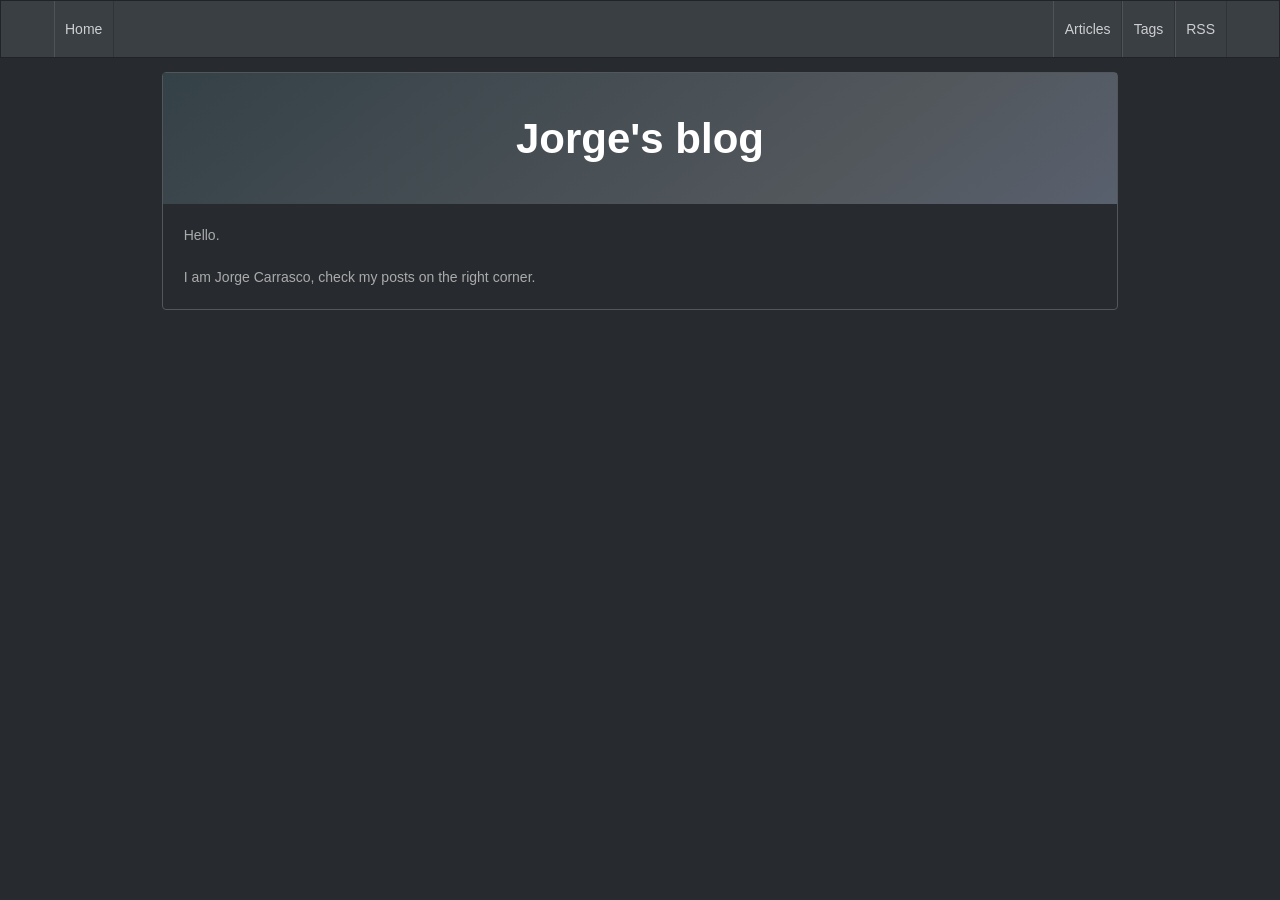
<file: public/index.html>
<!DOCTYPE html>
<html>

<head>
    
    <meta http-equiv="X-UA-Compatible" content="IE=edge">
    <meta http-equiv="content-type" content="text/html; charset=utf-8">

    <!-- Enable responsiveness on mobile devices-->
    <meta name="viewport" content="width=device-width, initial-scale=1.0, maximum-scale=1">

    <title>
        Jorge&#x27;s blog
    </title>

    

<link id="slate" class="stylesheet" rel="stylesheet"
    href="https:&#x2F;&#x2F;carrascomj.github.io&#x2F;public&#x2F;slate.css" />


    <!-- This script must follow css -->
    

    

    

    <script defer src="https:&#x2F;&#x2F;carrascomj.github.io&#x2F;public&#x2F;js&#x2F;katex.min.js"></script>
    <script defer src="https:&#x2F;&#x2F;carrascomj.github.io&#x2F;public&#x2F;js&#x2F;mathtex-script-type.min.js"></script>
    <script defer src="https:&#x2F;&#x2F;carrascomj.github.io&#x2F;public&#x2F;js&#x2F;auto-render.min.js"></script>
    <link rel="stylesheet" href="https:&#x2F;&#x2F;carrascomj.github.io&#x2F;public&#x2F;css&#x2F;katex.min.css">

    
    

    <noscript>
        <style>
            .navbar-menu {
                display: block;
            }

            .js-only {
                display: none;
            }
        </style>
    </noscript>
    
</head>

<body>


<!-- START NAV -->



<header>
    <nav class="navbar">
        <div class="container">
            <div class="navbar-brand">
                
                <a class="navbar-item" href="/">
                    
                    <span>Home</span>
                    
                </a>
                
                <span class="navbar-burger burger" data-target="navbarMenu">
                    <span></span>
                    <span></span>
                    <span></span>
                </span>
            </div>
            <div id="navbarMenu" class="navbar-menu">
                <div class="navbar-end">
                    
                    
                    
                    
                    <a itemprop="url"
                        class="navbar-item "
                        href="https:&#x2F;&#x2F;carrascomj.github.io&#x2F;public&#x2F;&#x2F;article">
                        <span itemprop="name">Articles
                        </span>
                    </a>
                    
                    
                    
                    <a itemprop="url"
                        class="navbar-item "
                        href="https:&#x2F;&#x2F;carrascomj.github.io&#x2F;public&#x2F;&#x2F;tags">
                        <span itemprop="name">Tags
                        </span>
                    </a>
                    
                    
                    
                    <a itemprop="url"
                        class="navbar-item "
                        href="https:&#x2F;&#x2F;carrascomj.github.io&#x2F;public&#x2F;&#x2F;atom.xml">
                        <span itemprop="name">RSS
                        </span>
                    </a>
                    
                    

                    
                </div>
            </div>
        </div>
    </nav>
</header>



<!-- END NAV -->
<main class="index">
    <section class="container">
        <div class="columns is-desktop">
            <div class="column is-10-desktop is-offset-1-desktop">
                <article itemscope itemtype="http://schema.org/BlogPosting">
                    <div class="card article">
<header class="is-bold hero is-primary hero-body">
    <h2 class="title" style="text-align:center">
        Jorge's blog
    </h2>
</header>
<div class="card-content">
    <p>Hello.</p>
    <br>
    <p>I am Jorge Carrasco, check my posts on the right corner.</p>
</div>
                    </div>
                </article>
            </div>
        </div>
    </section>
</main>







<script type="text/javascript" src="https:&#x2F;&#x2F;carrascomj.github.io&#x2F;public&#x2F;js&#x2F;zulma_navbar.js"></script>

    


</body>

</html>
</file>
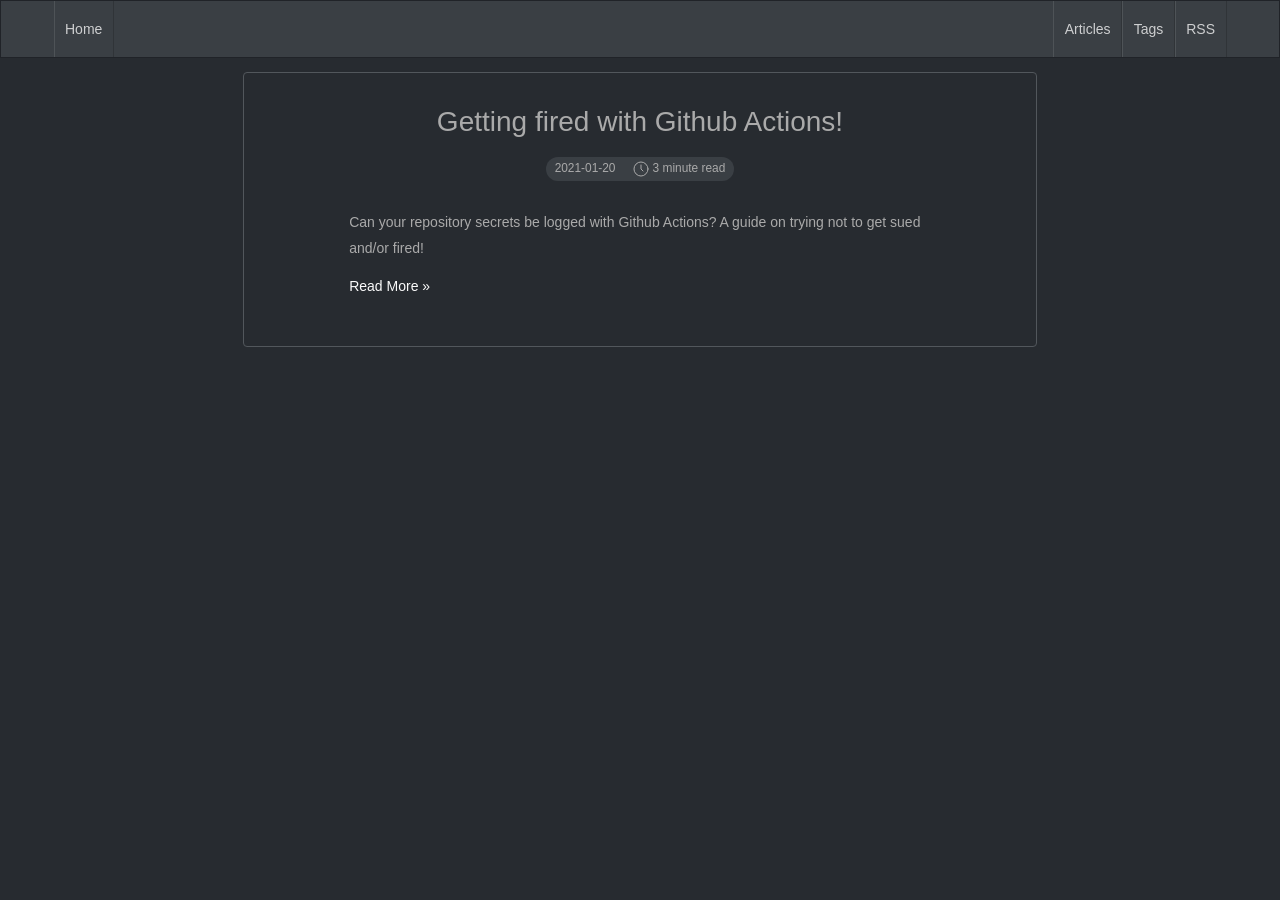
<file: public/article/index.html>
<!DOCTYPE html>
<html>

<head>
    
    <meta http-equiv="X-UA-Compatible" content="IE=edge">
    <meta http-equiv="content-type" content="text/html; charset=utf-8">

    <!-- Enable responsiveness on mobile devices-->
    <meta name="viewport" content="width=device-width, initial-scale=1.0, maximum-scale=1">

    <title>
        Jorge&#x27;s blog
    </title>

    

<link id="slate" class="stylesheet" rel="stylesheet"
    href="https:&#x2F;&#x2F;carrascomj.github.io&#x2F;public&#x2F;slate.css" />


    <!-- This script must follow css -->
    

    

    

    <script defer src="https:&#x2F;&#x2F;carrascomj.github.io&#x2F;public&#x2F;js&#x2F;katex.min.js"></script>
    <script defer src="https:&#x2F;&#x2F;carrascomj.github.io&#x2F;public&#x2F;js&#x2F;mathtex-script-type.min.js"></script>
    <script defer src="https:&#x2F;&#x2F;carrascomj.github.io&#x2F;public&#x2F;js&#x2F;auto-render.min.js"></script>
    <link rel="stylesheet" href="https:&#x2F;&#x2F;carrascomj.github.io&#x2F;public&#x2F;css&#x2F;katex.min.css">

    
    

    <noscript>
        <style>
            .navbar-menu {
                display: block;
            }

            .js-only {
                display: none;
            }
        </style>
    </noscript>
    
</head>

<body>


<!-- START NAV -->




<header>
    <nav class="navbar">
        <div class="container">
            <div class="navbar-brand">
                
                <a class="navbar-item" href="/">
                    
                    <span>Home</span>
                    
                </a>
                
                <span class="navbar-burger burger" data-target="navbarMenu">
                    <span></span>
                    <span></span>
                    <span></span>
                </span>
            </div>
            <div id="navbarMenu" class="navbar-menu">
                <div class="navbar-end">
                    
                    
                    
                    
                    <a itemprop="url"
                        class="navbar-item "
                        href="https:&#x2F;&#x2F;carrascomj.github.io&#x2F;public&#x2F;&#x2F;article">
                        <span itemprop="name">Articles
                        </span>
                    </a>
                    
                    
                    
                    <a itemprop="url"
                        class="navbar-item "
                        href="https:&#x2F;&#x2F;carrascomj.github.io&#x2F;public&#x2F;&#x2F;tags">
                        <span itemprop="name">Tags
                        </span>
                    </a>
                    
                    
                    
                    <a itemprop="url"
                        class="navbar-item "
                        href="https:&#x2F;&#x2F;carrascomj.github.io&#x2F;public&#x2F;&#x2F;atom.xml">
                        <span itemprop="name">RSS
                        </span>
                    </a>
                    
                    

                    
                </div>
            </div>
        </div>
    </nav>
</header>




<!-- END NAV -->
<main>
    <!-- START HERO TITLE -->
    
    <!-- END HERO TITLE !-->
    <section class="container">
        <div class="columns is-desktop">
            <div class="column is-10-desktop is-offset-1-desktop">
                <!-- START ARTICLE FEED !-->
                
                
<section class="articles">
    <div class="columns is-desktop">
        <div class="column is-10-desktop is-offset-1-desktop">
            
            
<article itemscope itemtype="http://schema.org/CreativeWork">
    <div class="card article">
        <div class="card-content">
            
<header>
    <div class="has-text-centered">
        <a href="https://carrascomj.github.io/public/article/getting-fired-1/">
            <p class="title article-title">Getting fired with Github Actions!
            </p>
        </a>
        <div class="tags has-addons level-item">
            <span class="tag is-rounded">2021-01-20</span>
                       
            <span class="tag is-rounded">
<svg class="i-clock" viewBox="0 0 32 32" width="16" height="16" fill="none" stroke="currentcolor" stroke-linecap="round"
    stroke-linejoin="round" stroke-width="6.25%">
    <circle cx="16" cy="16" r="14" />
    <path d="M16 8 L16 16 20 20" />
</svg>
<span>&nbsp;3 minute read</span>
</span>
        </div>
    </div>
</header>

            
            <div itemprop="summary" class="content article-body">
                <p>Can your repository secrets be logged with Github Actions? A guide on trying
not to get sued and/or fired!</p>

                <nav class="readmore">
                    <a itemprop="url" href="https://carrascomj.github.io/public/article/getting-fired-1/">Read
                        More&nbsp;&raquo;
                    </a>
                </nav>
            </div>
            
        </div>
    </div>
</article>

            
        </div>
    </div>
</section>

                
                <!-- END ARTICLE FEED -->
                <!-- START PAGINATION -->
                
                <!-- END PAGINATION -->
            </div>
        </div>
    </section>
</main>







<script type="text/javascript" src="https:&#x2F;&#x2F;carrascomj.github.io&#x2F;public&#x2F;js&#x2F;zulma_navbar.js"></script>

    


</body>

</html>
</file>
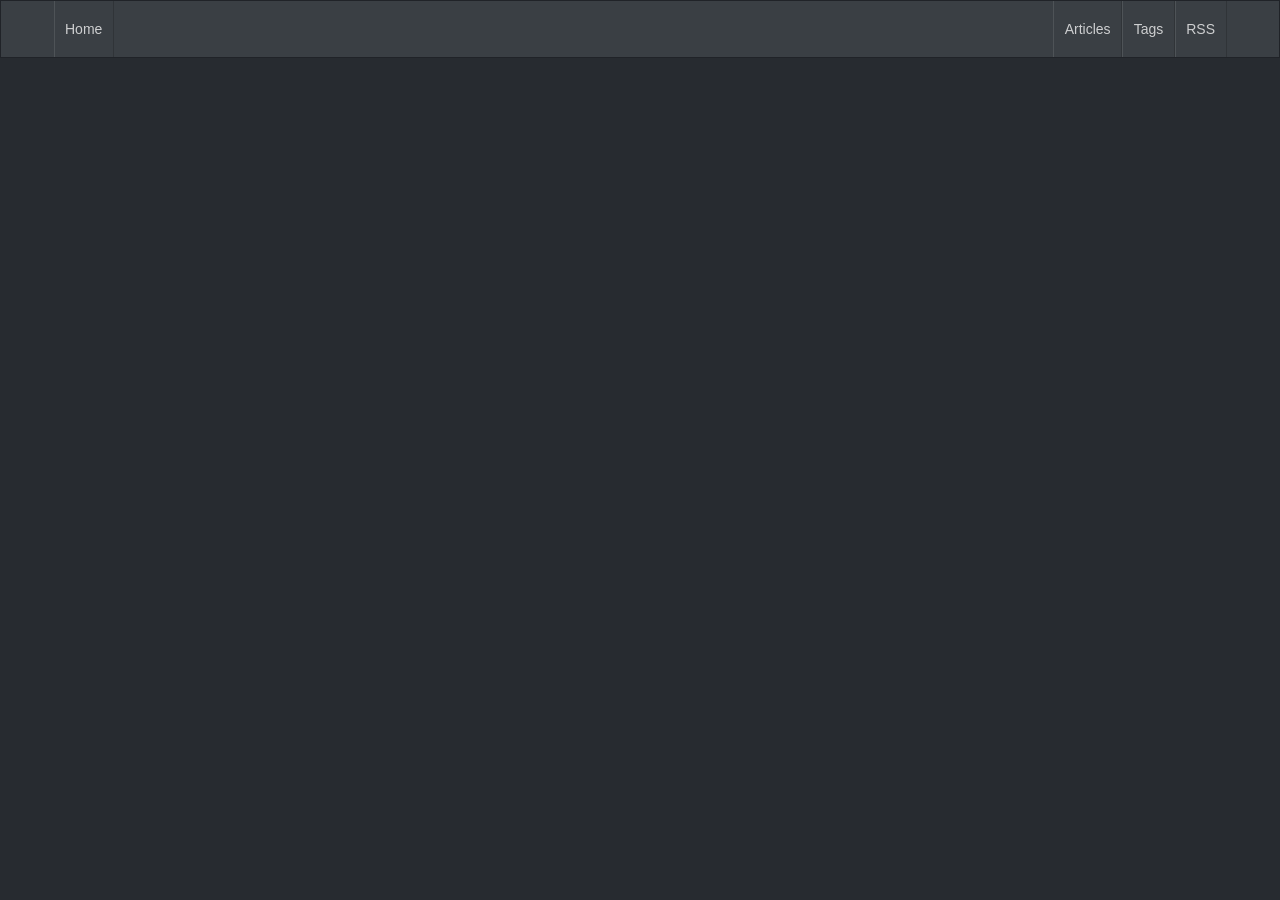
<file: public/draft/index.html>
<!DOCTYPE html>
<html>

<head>
    
    <meta http-equiv="X-UA-Compatible" content="IE=edge">
    <meta http-equiv="content-type" content="text/html; charset=utf-8">

    <!-- Enable responsiveness on mobile devices-->
    <meta name="viewport" content="width=device-width, initial-scale=1.0, maximum-scale=1">

    <title>
        Jorge&#x27;s blog
    </title>

    

<link id="slate" class="stylesheet" rel="stylesheet"
    href="https:&#x2F;&#x2F;carrascomj.github.io&#x2F;public&#x2F;slate.css" />


    <!-- This script must follow css -->
    

    

    

    <script defer src="https:&#x2F;&#x2F;carrascomj.github.io&#x2F;public&#x2F;js&#x2F;katex.min.js"></script>
    <script defer src="https:&#x2F;&#x2F;carrascomj.github.io&#x2F;public&#x2F;js&#x2F;mathtex-script-type.min.js"></script>
    <script defer src="https:&#x2F;&#x2F;carrascomj.github.io&#x2F;public&#x2F;js&#x2F;auto-render.min.js"></script>
    <link rel="stylesheet" href="https:&#x2F;&#x2F;carrascomj.github.io&#x2F;public&#x2F;css&#x2F;katex.min.css">

    
    

    <noscript>
        <style>
            .navbar-menu {
                display: block;
            }

            .js-only {
                display: none;
            }
        </style>
    </noscript>
    
</head>

<body>


<!-- START NAV -->




<header>
    <nav class="navbar">
        <div class="container">
            <div class="navbar-brand">
                
                <a class="navbar-item" href="/">
                    
                    <span>Home</span>
                    
                </a>
                
                <span class="navbar-burger burger" data-target="navbarMenu">
                    <span></span>
                    <span></span>
                    <span></span>
                </span>
            </div>
            <div id="navbarMenu" class="navbar-menu">
                <div class="navbar-end">
                    
                    
                    
                    
                    <a itemprop="url"
                        class="navbar-item "
                        href="https:&#x2F;&#x2F;carrascomj.github.io&#x2F;public&#x2F;&#x2F;article">
                        <span itemprop="name">Articles
                        </span>
                    </a>
                    
                    
                    
                    <a itemprop="url"
                        class="navbar-item "
                        href="https:&#x2F;&#x2F;carrascomj.github.io&#x2F;public&#x2F;&#x2F;tags">
                        <span itemprop="name">Tags
                        </span>
                    </a>
                    
                    
                    
                    <a itemprop="url"
                        class="navbar-item "
                        href="https:&#x2F;&#x2F;carrascomj.github.io&#x2F;public&#x2F;&#x2F;atom.xml">
                        <span itemprop="name">RSS
                        </span>
                    </a>
                    
                    

                    
                </div>
            </div>
        </div>
    </nav>
</header>




<!-- END NAV -->
<main>
    <!-- START HERO TITLE -->
    
    <!-- END HERO TITLE !-->
    <section class="container">
        <div class="columns is-desktop">
            <div class="column is-10-desktop is-offset-1-desktop">
                <!-- START ARTICLE FEED !-->
                
                
<section class="articles">
    <div class="columns is-desktop">
        <div class="column is-10-desktop is-offset-1-desktop">
            
        </div>
    </div>
</section>

                
                <!-- END ARTICLE FEED -->
                <!-- START PAGINATION -->
                
                <!-- END PAGINATION -->
            </div>
        </div>
    </section>
</main>







<script type="text/javascript" src="https:&#x2F;&#x2F;carrascomj.github.io&#x2F;public&#x2F;js&#x2F;zulma_navbar.js"></script>

    


</body>

</html>
</file>
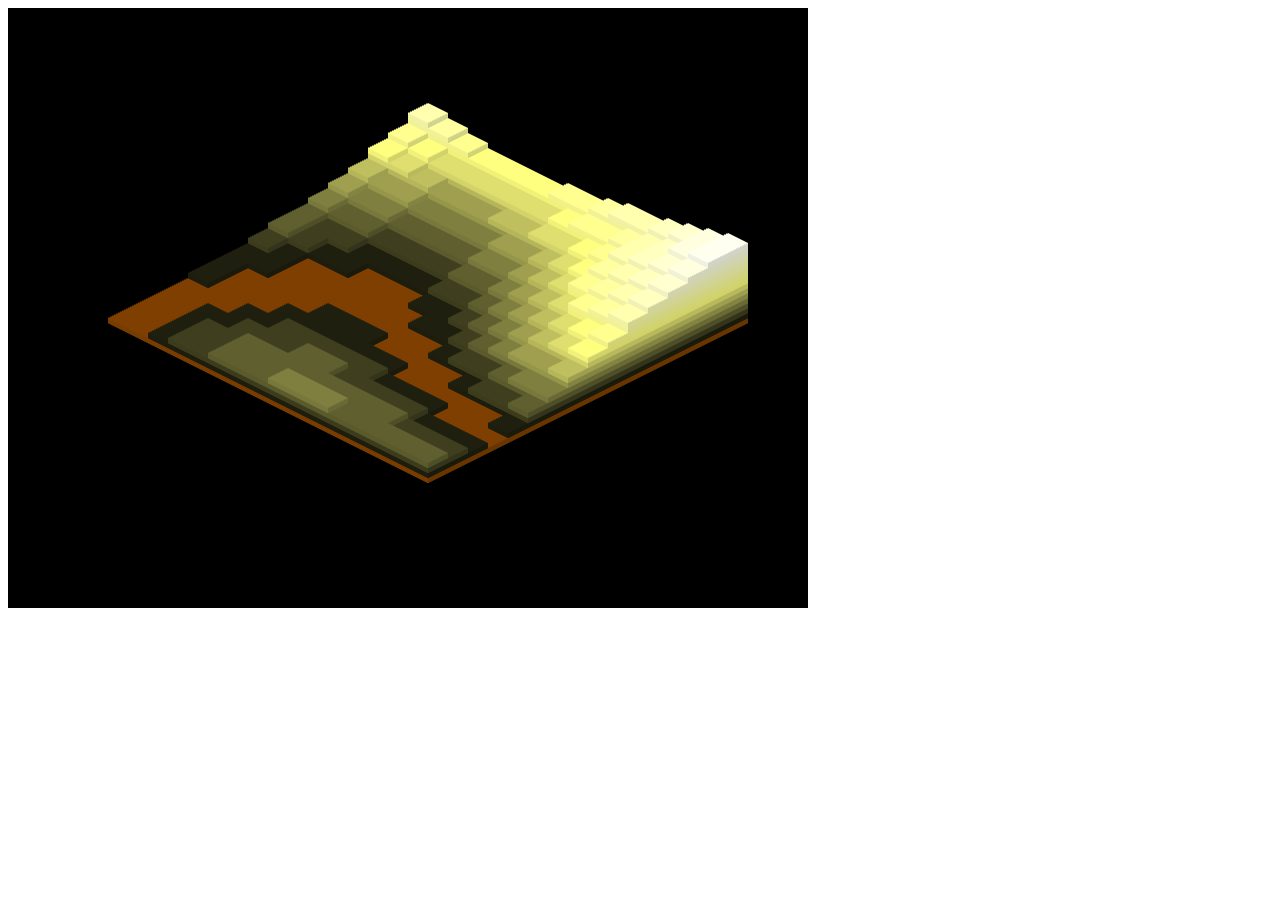
<file: public/its_not_cool/index.html>
<!DOCTYPE html>
<html>
<head>
    <meta charset="utf-8" />
    <meta http-equiv="X-UA-Compatible" content="IE=edge" />
    <meta content="width=device-width, initial-scale=1.0, maximum-scale=1.0, user-scalable=1" name="viewport" />
    <script>
        var Module = {};
        var __cargo_web = {};
        Object.defineProperty( Module, 'canvas', {
            get: function() {
                if( __cargo_web.canvas ) {
                    return __cargo_web.canvas;
                }

                var canvas = document.createElement( 'canvas' );
                document.querySelector( 'body' ).appendChild( canvas );
                __cargo_web.canvas = canvas;

                return canvas;
            }
        });
    </script>
</head>
<body>
    <script src="its_not_cool.js"></script>
</body>
</html>
</file>
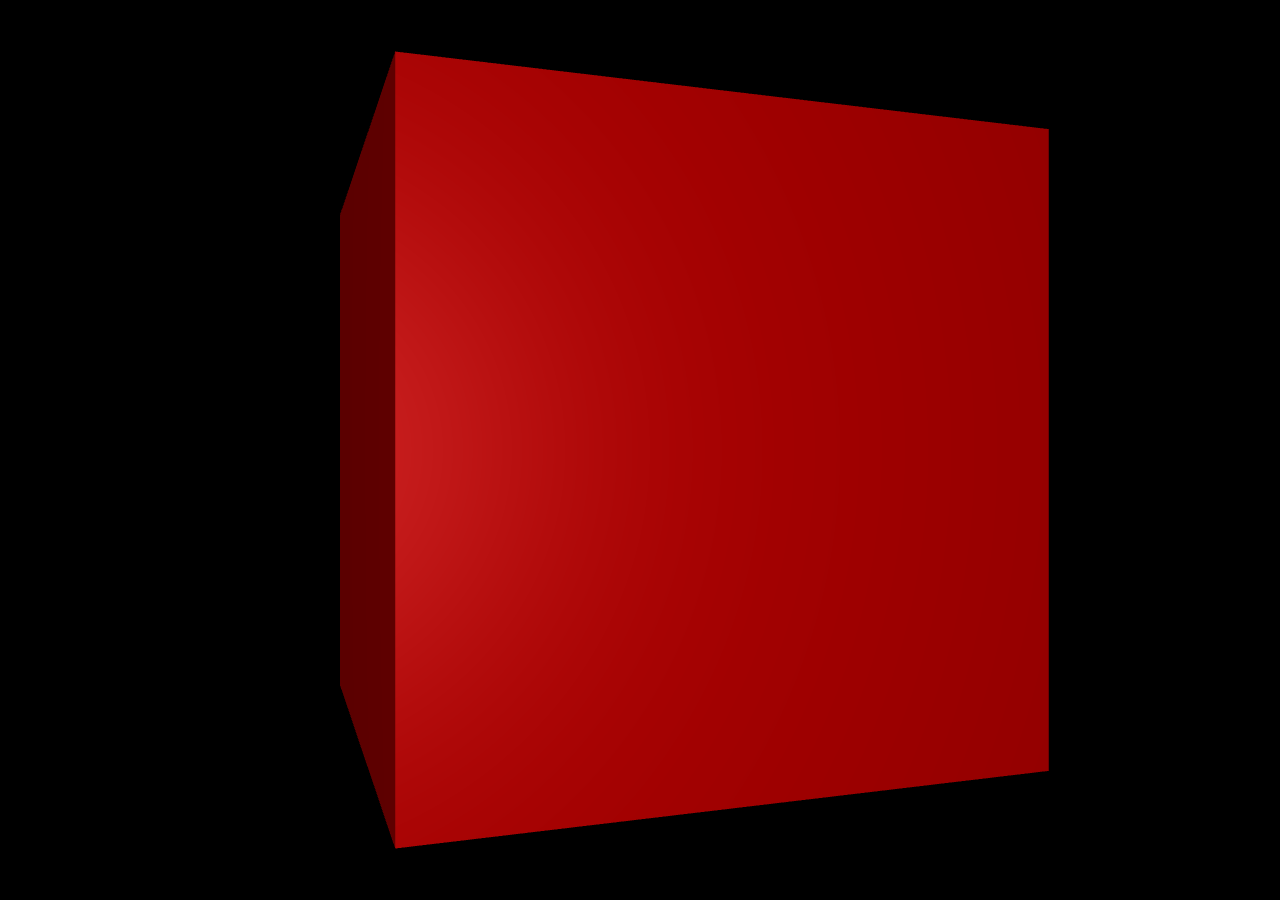
<file: public/kiss3d/index.html>
<!doctype html>
<html lang="en">
    <head>
        <meta charset="utf-8">
        <title>nphysics wasm example</title>
        <style>
            html, body, canvas {
                margin: 0px;
                padding: 0px;
                width: 100%;
                height: 100%;
                overflow: hidden;
            }
        </style>
    </head>
    <body>
        <canvas id="canvas"></canvas>
        <script src="kisstest.js"></script>
    </body>
</html>
</file>
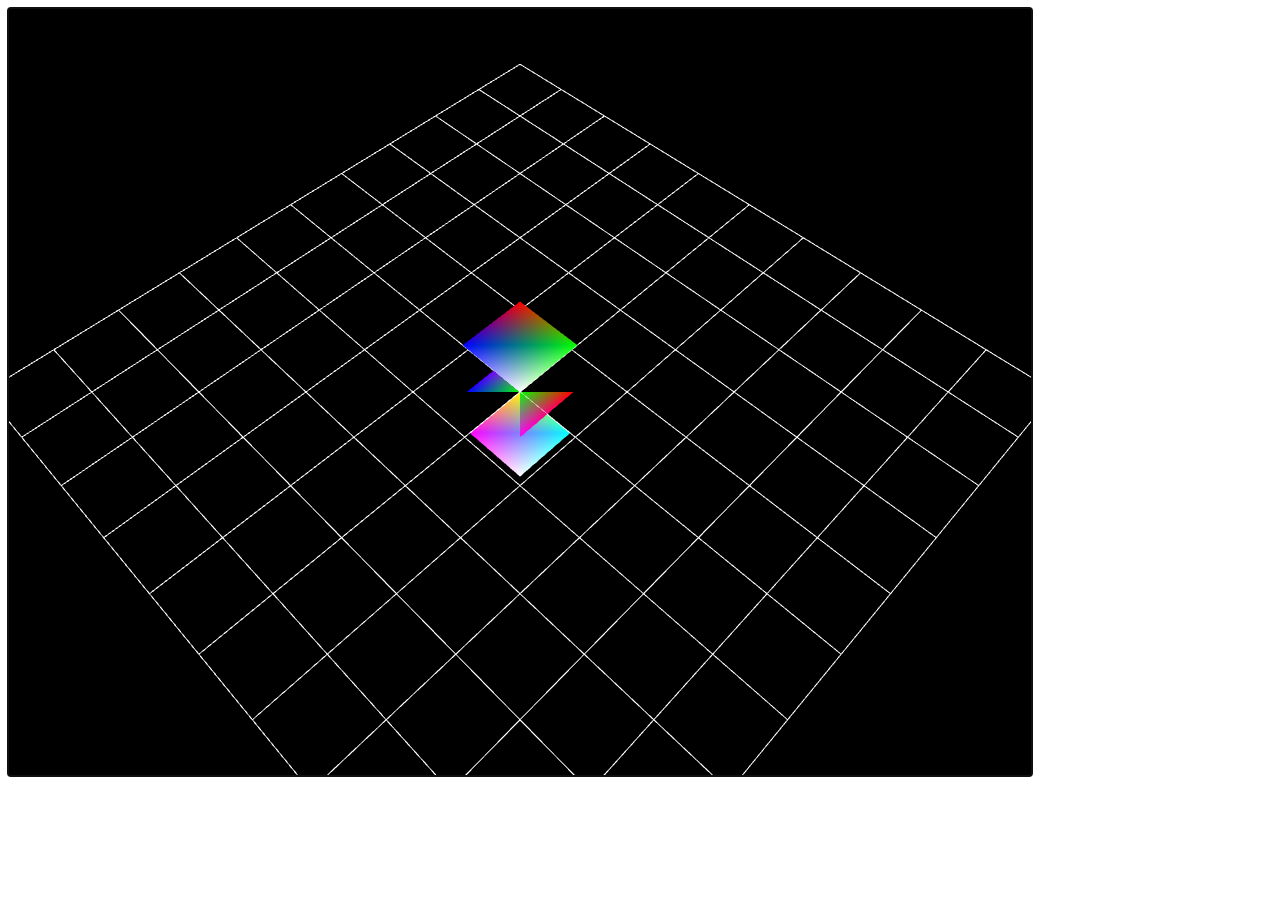
<file: public/pointyclick/index.html>
<!DOCTYPE html>
<html>
<head>
    <meta charset="utf-8" />
    <meta http-equiv="X-UA-Compatible" content="IE=edge" />
    <meta content="width=device-width, initial-scale=1.0, maximum-scale=1.0, user-scalable=1" name="viewport" />
    <script>
        var Module = {};
        var __cargo_web = {};
        Object.defineProperty( Module, 'canvas', {
            get: function() {
                if( __cargo_web.canvas ) {
                    return __cargo_web.canvas;
                }

                var canvas = document.createElement( 'canvas' );
                document.querySelector( 'body' ).appendChild( canvas );
                __cargo_web.canvas = canvas;

                return canvas;
            }
        });
    </script>
</head>
<body>
    <script src="pointyclick.js"></script>
</body>
</html>
</file>
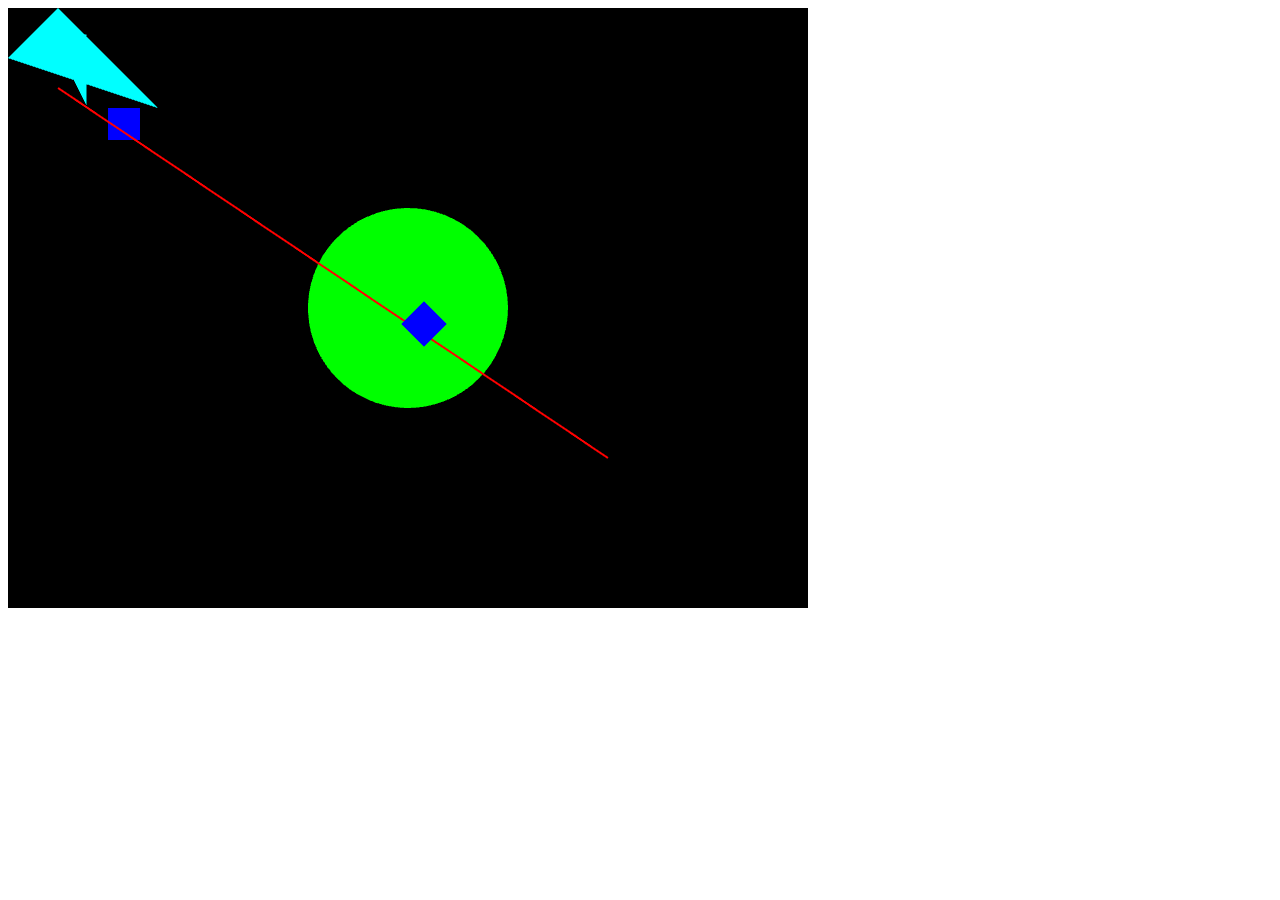
<file: public/quicksilver/index.html>
<!DOCTYPE html>
<html>
<head>
    <meta charset="utf-8" />
    <meta http-equiv="X-UA-Compatible" content="IE=edge" />
    <meta content="width=device-width, initial-scale=1.0, maximum-scale=1.0, user-scalable=1" name="viewport" />
    <script>
        var Module = {};
        var __cargo_web = {};
        Object.defineProperty( Module, 'canvas', {
            get: function() {
                if( __cargo_web.canvas ) {
                    return __cargo_web.canvas;
                }

                var canvas = document.createElement( 'canvas' );
                document.querySelector( 'body' ).appendChild( canvas );
                __cargo_web.canvas = canvas;

                return canvas;
            }
        });
    </script>
</head>
<body>
    <script src="forum_arcanum.js"></script>
</body>
</html>
</file>
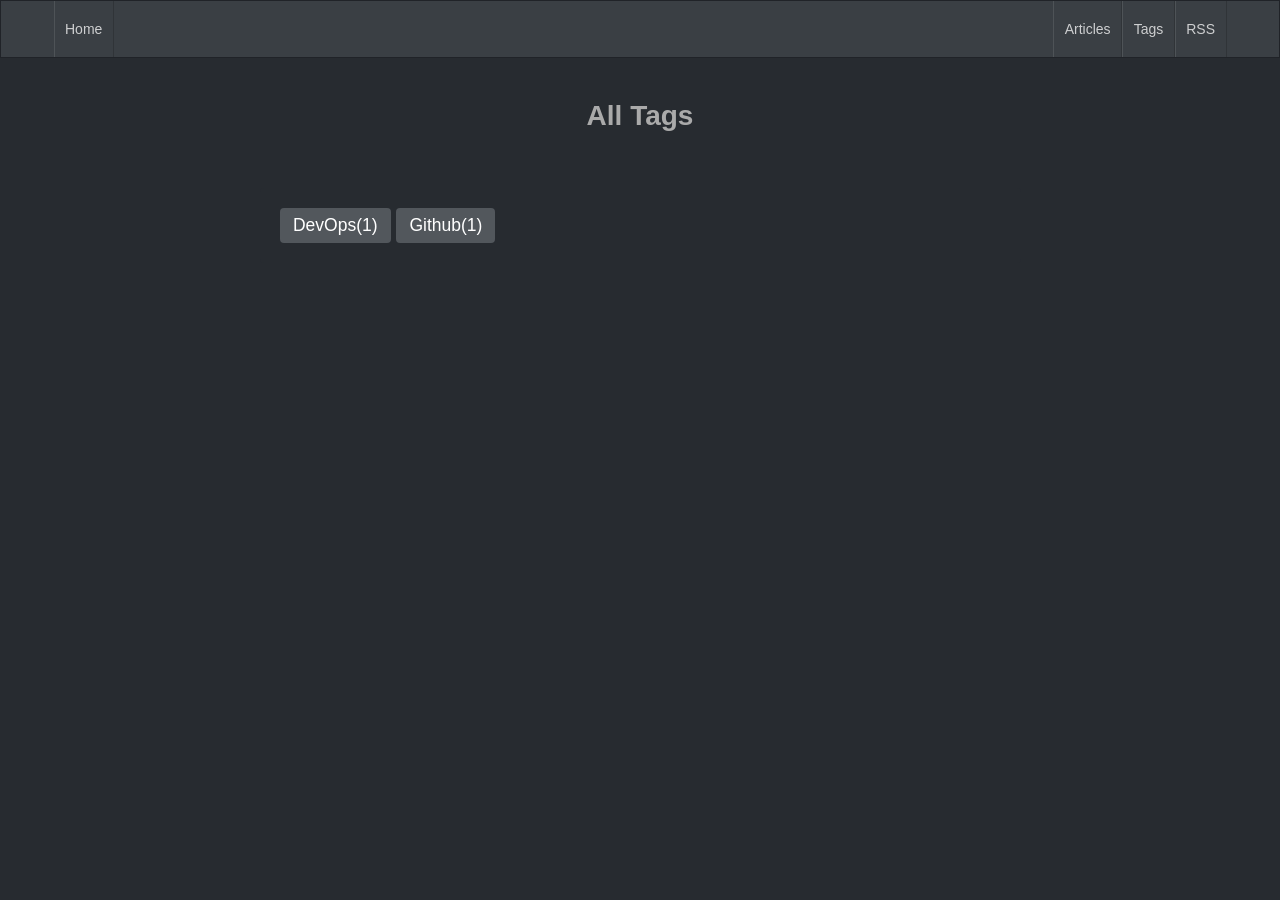
<file: public/tags/index.html>
<!DOCTYPE html>
<html>

<head>
    
    <meta http-equiv="X-UA-Compatible" content="IE=edge">
    <meta http-equiv="content-type" content="text/html; charset=utf-8">

    <!-- Enable responsiveness on mobile devices-->
    <meta name="viewport" content="width=device-width, initial-scale=1.0, maximum-scale=1">

    <title>
        Jorge&#x27;s blog
    </title>

    

<link id="slate" class="stylesheet" rel="stylesheet"
    href="https:&#x2F;&#x2F;carrascomj.github.io&#x2F;public&#x2F;slate.css" />


    <!-- This script must follow css -->
    

    

    

    <script defer src="https:&#x2F;&#x2F;carrascomj.github.io&#x2F;public&#x2F;js&#x2F;katex.min.js"></script>
    <script defer src="https:&#x2F;&#x2F;carrascomj.github.io&#x2F;public&#x2F;js&#x2F;mathtex-script-type.min.js"></script>
    <script defer src="https:&#x2F;&#x2F;carrascomj.github.io&#x2F;public&#x2F;js&#x2F;auto-render.min.js"></script>
    <link rel="stylesheet" href="https:&#x2F;&#x2F;carrascomj.github.io&#x2F;public&#x2F;css&#x2F;katex.min.css">

    
    

    <noscript>
        <style>
            .navbar-menu {
                display: block;
            }

            .js-only {
                display: none;
            }
        </style>
    </noscript>
    
</head>

<body>



<!-- START NAV -->




<header>
    <nav class="navbar">
        <div class="container">
            <div class="navbar-brand">
                
                <a class="navbar-item" href="/">
                    
                    <span>Home</span>
                    
                </a>
                
                <span class="navbar-burger burger" data-target="navbarMenu">
                    <span></span>
                    <span></span>
                    <span></span>
                </span>
            </div>
            <div id="navbarMenu" class="navbar-menu">
                <div class="navbar-end">
                    
                    
                    
                    
                    <a itemprop="url"
                        class="navbar-item "
                        href="https:&#x2F;&#x2F;carrascomj.github.io&#x2F;public&#x2F;&#x2F;article">
                        <span itemprop="name">Articles
                        </span>
                    </a>
                    
                    
                    
                    <a itemprop="url"
                        class="navbar-item "
                        href="https:&#x2F;&#x2F;carrascomj.github.io&#x2F;public&#x2F;&#x2F;tags">
                        <span itemprop="name">Tags
                        </span>
                    </a>
                    
                    
                    
                    <a itemprop="url"
                        class="navbar-item "
                        href="https:&#x2F;&#x2F;carrascomj.github.io&#x2F;public&#x2F;&#x2F;atom.xml">
                        <span itemprop="name">RSS
                        </span>
                    </a>
                    
                    

                    
                </div>
            </div>
        </div>
    </nav>
</header>




<!-- END NAV -->
<main>
    <!-- START HERO TITLE -->
    
    
    
    


<section class="is-bold">
    <header>
        <div class="hero-body">
            <div class="container has-text-centered">
                <h1 class="title">All Tags</h1>
            </div>
        </div>
    </header>
</section>

    <!-- END HERO TITLE -->
    <!-- START TAXONOMY LIST -->
    
<section>
    <div class="container">
        <div class="columns">
            <div class="column is-8 is-offset-2">
                
                <div class="list box">
                    
                    <a href="https://carrascomj.github.io/public/tags/devops/">
                        <span class="tag is-large is-primary">DevOps(1)</span>
                    </a>
                    
                    <a href="https://carrascomj.github.io/public/tags/github/">
                        <span class="tag is-large is-primary">Github(1)</span>
                    </a>
                    
                </div>
                
            </div>
        </div>
    </div>
</section>

    <!-- END TAXONOMY LIST -->
</main>








<script type="text/javascript" src="https:&#x2F;&#x2F;carrascomj.github.io&#x2F;public&#x2F;js&#x2F;zulma_navbar.js"></script>

    


</body>

</html>
</file>
